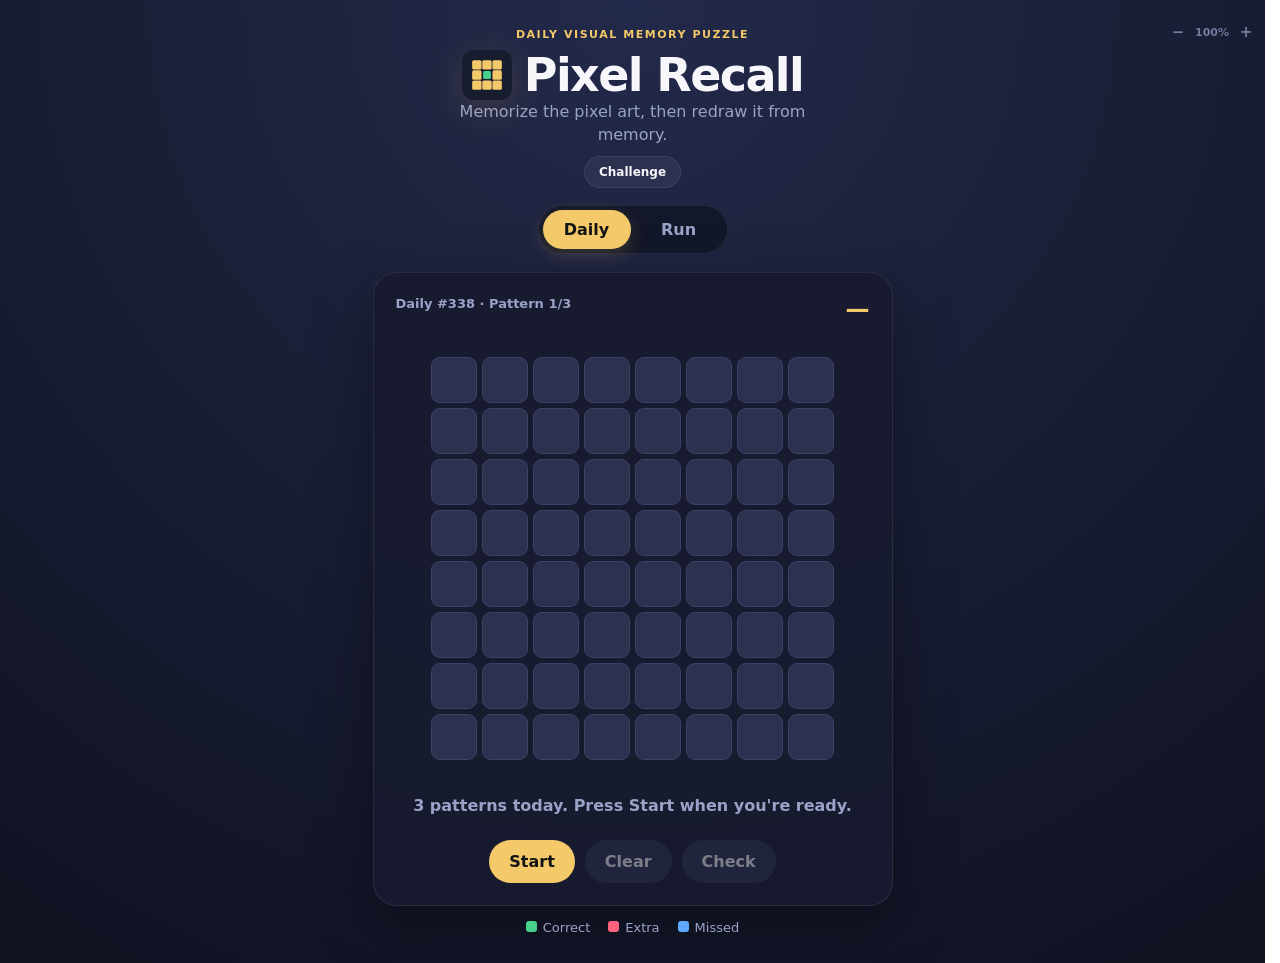
<file: index.html>
<!DOCTYPE html>
<html lang="en">
<head>
  <meta charset="UTF-8" />
  <meta name="viewport" content="width=device-width, initial-scale=1.0, minimum-scale=0.5, maximum-scale=5.0, user-scalable=yes" />
  <meta name="theme-color" content="#0f1220" />
  <meta name="listdle-verification" content="6bc4a78c-4009-4c15-ad3a-d969d2ded03b">
  <title>Pixel Recall – Daily Visual Memory Game</title>
  <meta name="description" content="Memorize pixel art for a few seconds, redraw it from memory, or create a custom pattern challenge for a friend." />
  <link rel="canonical" href="https://pixelrecall.net/" />

  <meta property="og:title" content="Pixel Recall – Daily Visual Memory Game" />
  <meta property="og:description" content="Memorize pixel art, redraw it from memory, or challenge a friend with your own pattern." />
  <meta property="og:url" content="https://pixelrecall.net/" />
  <meta property="og:type" content="website" />
  <meta property="og:site_name" content="Pixel Recall" />
  <meta property="og:image" content="https://pixelrecall.net/og-image.png" />
  <meta property="og:image:width" content="1200" />
  <meta property="og:image:height" content="630" />

  <meta name="twitter:card" content="summary_large_image" />
  <meta name="twitter:title" content="Pixel Recall – Daily Visual Memory Game" />
  <meta name="twitter:description" content="Memorize the pixel art, then redraw it from memory." />
  <meta name="twitter:image" content="https://pixelrecall.net/og-image.png" />

  <link rel="icon" href="icon.svg" type="image/svg+xml" />
  <link rel="stylesheet" href="style.css?v=v38-daily-1095-unique" />

  <!-- Google tag (gtag.js) -->
  <script async src="https://www.googletagmanager.com/gtag/js?id=G-20214X136N"></script>
  <script>
    window.dataLayer = window.dataLayer || [];
    function gtag(){dataLayer.push(arguments);}
    gtag('js', new Date());

    gtag('config', 'G-20214X136N');
  </script>
</head>

<body>
  <div class="floating-view-scale">
    <div class="view-scale" role="group" aria-label="Interface size">
      <button id="scaleDownBtn" class="scale-button" type="button" aria-label="Make everything smaller">−</button>
      <button id="scaleResetBtn" class="scale-value" type="button" aria-label="Reset interface size">100%</button>
      <button id="scaleUpBtn" class="scale-button" type="button" aria-label="Make everything larger">+</button>
    </div>
  </div>

  <main class="app">
    <section class="hero">
      <p class="eyebrow">Daily visual memory puzzle</p>

      <div class="brand-lockup">
        <img class="app-icon" src="icon.svg" alt="" width="50" height="50" />
        <h1>Pixel Recall</h1>
      </div>

      <p class="subtitle">Memorize the pixel art, then redraw it from memory.</p>

      <button id="customModeBtn" class="challenge-extra-button secondary" type="button" aria-pressed="false">
        Challenge
      </button>

      <div class="mode-switch primary-mode-switch" role="group" aria-label="Main game modes">
        <button id="dailyModeBtn" class="mode-option" type="button" aria-pressed="true">
          Daily
        </button>
        <button id="runModeBtn" class="mode-option" type="button" aria-pressed="false">
          Run
        </button>
      </div>
    </section>

    <section class="card">
      <div class="topbar">
        <div class="puzzle-heading">
          <p id="levelInfo" class="level-info muted">Daily #185</p>
          <p id="puzzleName" class="puzzle-name" hidden></p>
        </div>

        <div id="scoreBox" class="score-box" aria-label="Score">—</div>
      </div>

      <div id="customSizeControl" class="custom-size-control" hidden>
        <label for="customSizeSelect">Grid size</label>
        <select id="customSizeSelect" aria-label="Custom pattern grid size">
          <option value="5">5×5</option>
          <option value="6">6×6</option>
          <option value="7">7×7</option>
          <option value="8" selected>8×8</option>
          <option value="9">9×9</option>
          <option value="10">10×10</option>
          <option value="11">11×11</option>
          <option value="12">12×12</option>
        </select>
      </div>

      <div class="grid-stage">
        <div id="grid" class="grid" aria-label="Drawing grid"></div>
        <div id="memoryCountdown" class="memory-countdown" aria-live="polite" aria-label="Get ready countdown" hidden>
          <span id="memoryCountdownNumber" class="memory-countdown-number">3</span>
        </div>
      </div>

      <p id="message" class="message" aria-live="polite">
        Press Start and memorize the pattern.
      </p>

      <div class="controls">
        <button id="startBtn" type="button">Start</button>
        <button id="clearBtn" class="secondary" type="button">Clear</button>
        <button id="checkBtn" class="secondary" type="button">Check</button>
      </div>
    </section>

    <section class="legend" aria-label="Result colors">
      <span><b class="green"></b>Correct</span>
      <span><b class="red"></b>Extra</span>
      <span><b class="blue"></b>Missed</span>
    </section>

    <div id="resultActionRow" class="result-action-row" aria-label="Game actions">
      <button id="dailyResultsBtn" class="secondary" type="button" hidden>Daily results</button>
      <button id="shareBtn" class="share-button secondary" type="button" hidden disabled>Share result</button>
      <button id="runLeaderboardBtn" class="secondary" type="button" hidden>Leaderboard</button>
      <button id="runSubmitBtn" type="button" hidden>Submit run</button>
    </div>

  </main>

  <div id="dailyResultsModal" class="share-modal" hidden>
    <section
      id="dailyResultsPanel"
      class="share-panel compact-results-panel"
      role="dialog"
      aria-modal="true"
      aria-labelledby="dailyResultsTitle"
      tabindex="-1"
    >
      <div class="share-panel-header">
        <div>
          <p id="dailyResultsTitle" class="share-panel-title">Daily results</p>
          <p id="dailyResultSummary" class="share-panel-message">Your result is ready.</p>
        </div>
        <button id="closeDailyResultsBtn" class="icon-button" type="button" aria-label="Close Daily results">×</button>
      </div>

      <section id="dailyProgressPanel" class="daily-progress-panel" aria-live="polite" hidden>
        <div class="daily-streak-card">
          <p class="daily-progress-label">Daily streak</p>
          <p id="dailyStreakText" class="daily-streak-text">🔥 0-day streak</p>
          <p id="dailyReturnText" class="daily-progress-note">Come back tomorrow for the next puzzle.</p>
        </div>

        <div id="dailyCommunityPanel" class="daily-community-card" hidden>
          <p class="daily-progress-label">Today’s players</p>
          <p id="dailyCommunityHeadline" class="daily-community-headline">Loading today’s scores…</p>
          <div id="dailyDistributionBars" class="daily-distribution-bars" aria-label="Daily score distribution"></div>
        </div>
      </section>

      <div class="popup-action-row">
        <button id="dailyShareBtn" type="button" disabled>Share result</button>
        <button id="dailyResultsDoneBtn" class="secondary" type="button">Done</button>
      </div>
    </section>
  </div>

  <div id="runLeaderboardModal" class="share-modal" hidden>
    <section
      id="runLeaderboardPanel"
      class="share-panel run-popup-panel"
      role="dialog"
      aria-modal="true"
      aria-labelledby="runLeaderboardTitle"
      tabindex="-1"
    >
      <div class="share-panel-header">
        <div>
          <p id="runLeaderboardTitle" class="share-panel-title">Run leaderboard</p>
          <p class="share-panel-message">All-time · Most patterns passed</p>
        </div>
        <button id="closeRunLeaderboardBtn" class="icon-button" type="button" aria-label="Close Run leaderboard">×</button>
      </div>

      <section id="runLeaderboardSection" class="run-leaderboard-section modal-content-section">
        <p id="runLeaderboardStatus" class="daily-progress-note">Loading leaderboard…</p>
        <ol id="runLeaderboardList" class="run-leaderboard-list"></ol>
        <button id="refreshRunLeaderboardBtn" class="secondary run-refresh-button" type="button">Refresh leaderboard</button>
      </section>
    </section>
  </div>

  <div id="runSubmitModal" class="share-modal" hidden>
    <section
      id="runSubmitDialog"
      class="share-panel compact-results-panel"
      role="dialog"
      aria-modal="true"
      aria-labelledby="runSubmitTitle"
      tabindex="-1"
    >
      <div class="share-panel-header">
        <div>
          <p id="runSubmitTitle" class="share-panel-title">Submit run</p>
          <p id="runSubmitSummary" class="share-panel-message">Add your run to the all-time leaderboard.</p>
        </div>
        <button id="closeRunSubmitBtn" class="icon-button" type="button" aria-label="Close Run submission">×</button>
      </div>

      <section id="runSubmitPanel" class="run-submit-panel">
        <label for="runNameInput">Name</label>
        <input id="runNameInput" type="text" autocomplete="nickname" placeholder="Your name" />
        <label for="runMessageInput">Message</label>
        <textarea id="runMessageInput" rows="3" placeholder="Message to the other players"></textarea>
        <button id="submitRunScoreBtn" type="button">Submit run</button>
        <button id="viewRunLeaderboardBtn" class="secondary" type="button" hidden>View leaderboard</button>
        <p id="runSubmitStatus" class="daily-progress-note" aria-live="polite"></p>
      </section>
    </section>
  </div>

  <div id="shareModal" class="share-modal" hidden>
    <section
      id="sharePanel"
      class="share-panel"
      role="dialog"
      aria-modal="true"
      aria-labelledby="sharePanelTitle"
      aria-describedby="sharePanelMessage"
      tabindex="-1"
    >
      <div class="share-panel-header">
        <div>
          <p id="sharePanelTitle" class="share-panel-title">Share result</p>
          <p id="sharePanelMessage" class="share-panel-message">
            Share the result link, or copy and download the result image.
          </p>
        </div>
        <button id="closeSharePanelBtn" class="icon-button" type="button" aria-label="Close share options">×</button>
      </div>

      <img id="resultPreview" class="result-preview" alt="Preview of the Pixel Recall result image" />

      <div class="share-destinations" aria-label="Share destinations">
        <a id="whatsAppShare" class="share-destination" target="_blank" rel="noopener noreferrer">WhatsApp</a>
        <a id="facebookShare" class="share-destination" target="_blank" rel="noopener noreferrer">Facebook</a>
        <a id="xShare" class="share-destination" target="_blank" rel="noopener noreferrer">X</a>
        <a id="emailShare" class="share-destination">Email</a>
      </div>

      <div class="share-panel-actions">
        <button id="nativeImageShareBtn" type="button" hidden>Share image</button>
        <button id="copyLinkBtn" class="secondary" type="button">Copy link</button>
        <button id="copyImageBtn" class="secondary" type="button">Copy image</button>
        <button id="downloadImageBtn" class="secondary" type="button">Download image</button>
      </div>
    </section>
  </div>



  <div id="challengeModal" class="share-modal" hidden>
    <section
      id="challengePanel"
      class="share-panel challenge-panel"
      role="dialog"
      aria-modal="true"
      aria-labelledby="challengePanelTitle"
      aria-describedby="challengePanelMessage"
      tabindex="-1"
    >
      <div class="share-panel-header">
        <div>
          <p id="challengePanelTitle" class="share-panel-title">Custom challenge ready</p>
          <p id="challengePanelMessage" class="share-panel-message">
            Send this link to a friend. The pattern is stored inside the link, so no account or backend is needed.
          </p>
        </div>
        <button id="closeChallengePanelBtn" class="icon-button" type="button" aria-label="Close custom challenge">×</button>
      </div>

      <label class="challenge-link-label" for="challengeLinkInput">Challenge link</label>
      <input id="challengeLinkInput" class="challenge-link-input" type="text" readonly />

      <div class="share-destinations challenge-share-destinations" aria-label="Challenge share destinations">
        <a id="challengeWhatsAppShare" class="share-destination" target="_blank" rel="noopener noreferrer">WhatsApp</a>
        <a id="challengeXShare" class="share-destination" target="_blank" rel="noopener noreferrer">X</a>
        <a id="challengeEmailShare" class="share-destination">Email</a>
      </div>

      <div class="challenge-panel-actions">
        <button id="copyChallengeLinkBtn" type="button">Copy challenge link</button>
        <button id="shareChallengeLinkBtn" class="secondary" type="button" hidden>Share challenge</button>
        <a id="openChallengeLink" class="button-link secondary" target="_blank" rel="noopener noreferrer">Open challenge</a>
      </div>
    </section>
  </div>

  <script src="backend-config.js?v=v38-daily-1095-unique"></script>
  <script src="script.js?v=v38-daily-1095-unique"></script>
</body>
</html>
</file>
<file: style.css>
:root {
  --bg: #0f1220;
  --card: #181c2f;
  --cell: #2b314f;
  --cell-border: #3b4267;
  --ink: #f7f7fb;
  --muted: #9aa3c7;
  --accent: #f3c969;
  --correct: #47d18c;
  --extra: #ff637d;
  --missed: #5fa8ff;
  --ui-scale: 1;
}

html { scrollbar-gutter: stable; }

* { box-sizing: border-box; }

body {
  margin: 0;
  min-height: 100vh;
  display: grid;
  place-items: center;
  background: radial-gradient(circle at top, #23294a, var(--bg));
  color: var(--ink);
  font-family: Inter, system-ui, -apple-system, BlinkMacSystemFont, "Segoe UI", sans-serif;
}

.app {
  width: min(94vw, 520px);
  padding: 28px 0;
  zoom: var(--ui-scale);
}

.hero {
  text-align: center;
  margin-bottom: 18px;
}

.eyebrow {
  color: var(--accent);
  text-transform: uppercase;
  letter-spacing: .14em;
  font-size: 11px;
  font-weight: 800;
  margin: 0 0 9px;
}

.brand-lockup {
  display: flex;
  align-items: center;
  justify-content: center;
  gap: 12px;
}

.app-icon {
  display: block;
  width: 50px;
  height: 50px;
  flex: 0 0 auto;
  filter: drop-shadow(0 8px 18px rgba(243, 201, 105, .16));
}

h1 {
  font-size: clamp(38px, 10vw, 46px);
  line-height: 1;
  letter-spacing: -.035em;
  margin: 0;
}

.subtitle {
  max-width: 390px;
  color: var(--muted);
  line-height: 1.45;
  margin: 0 auto 10px;
}


.mode-switch {
  width: fit-content;
  display: grid;
  grid-template-columns: repeat(2, 1fr);
  gap: 4px;
  margin: 17px auto 0;
  padding: 4px;
  border: 1px solid rgba(255, 255, 255, .08);
  border-radius: 999px;
  background: rgba(14, 17, 31, .66);
}

.mode-option {
  min-width: 88px;
  padding: 10px 14px;
  background: transparent;
  color: var(--muted);
}

.mode-option[aria-pressed="true"] {
  background: var(--accent);
  color: #141414;
  box-shadow: 0 6px 18px rgba(243, 201, 105, .18);
}

.floating-view-scale {
  position: fixed;
  top: 16px;
  right: 16px;
  z-index: 20;

  opacity: .7;
  transition: opacity .2s;
}

.floating-view-scale:hover {
  opacity: 1;
}

.view-scale {
  display: flex;
  align-items: center;
  gap: 2px;

  padding: 2px 6px;
  border-radius: 999px;

  background: transparent;
  border: none;
}

.view-scale button {
  min-width: 0;
  height: 28px;
  padding: 0;
  display: grid;
  place-items: center;
  background: transparent;
  color: var(--muted);
  box-shadow: none;
}

.view-scale button:hover:not(:disabled) {
  transform: none;
  background: rgba(255, 255, 255, .06);
}

.scale-button {
  width: 24px;
  font-size: 15px;
}

.scale-value {
  width: 40px;
  font-size: 11px;
  text-align: center;
}

@supports not (zoom: 1) {
  .app {
    width: min(calc(94vw / var(--ui-scale)), calc(520px / var(--ui-scale)));
    transform: scale(var(--ui-scale));
    transform-origin: center top;
  }
}

.card {
  background: rgba(24, 28, 47, .92);
  border: 1px solid rgba(255,255,255,.08);
  border-radius: 24px;
  padding: 22px;
  box-shadow: 0 20px 60px rgba(0,0,0,.35);
}

.topbar {
  display: grid;
  grid-template-columns: minmax(0, 1fr) auto;
  align-items: start;
  gap: 16px;
  margin-bottom: 14px;
}

.puzzle-heading {
  min-width: 0;
  display: grid;
  align-content: start;
  gap: 4px;
}


.puzzle-name {
  font-size: 20px;
  font-weight: 800;
  margin: 0;
}

.muted {
  color: var(--muted);
  margin: 0;
  line-height: 1.35;
}

.level-info {
  font-size: 13px;
  font-weight: 700;
  white-space: nowrap;
}

.score-box {
  font-size: 24px;
  font-weight: 900;
  color: var(--accent);
}


.custom-size-control {
  display: flex;
  align-items: center;
  justify-content: center;
  gap: 10px;
  margin: 4px auto 0;
  color: var(--muted);
  font-size: 13px;
  font-weight: 800;
}

.custom-size-control[hidden] {
  display: none;
}

.custom-size-control select {
  min-height: 38px;
  padding: 7px 34px 7px 12px;
  border: 1px solid rgba(255, 255, 255, .12);
  border-radius: 999px;
  background: #101426;
  color: var(--ink);
  font: inherit;
  font-weight: 800;
  cursor: pointer;
}

.custom-size-control select:focus {
  outline: 2px solid rgba(243, 201, 105, .5);
  outline-offset: 2px;
}

.grid {
  --cell-size: 46px;
  display: grid;
  gap: 7px;
  justify-content: center;
  /* Allow page scrolling and pinch zoom until the drawing phase begins. */
  touch-action: pan-y pinch-zoom;
  margin: 20px auto;
  user-select: none;
}

.grid-stage {
  position: relative;
  display: flow-root;
}

.memory-countdown {
  position: absolute;
  inset: 0;
  z-index: 8;
  display: grid;
  place-items: center;
  pointer-events: none;
  border-radius: 18px;
  background: rgba(15, 18, 32, .64);
  backdrop-filter: blur(3px);
  -webkit-backdrop-filter: blur(3px);
}

.memory-countdown[hidden] {
  display: none;
}

.memory-countdown-number {
  display: grid;
  place-items: center;
  width: 92px;
  height: 92px;
  border: 2px solid rgba(243, 201, 105, .55);
  border-radius: 50%;
  background: rgba(15, 18, 32, .92);
  color: var(--accent);
  font-size: 54px;
  font-weight: 950;
  line-height: 1;
  box-shadow: 0 16px 45px rgba(0, 0, 0, .42);
}

.memory-countdown-number.is-animating {
  animation: memory-countdown-pop .78s ease-out both;
}

@keyframes memory-countdown-pop {
  0% { opacity: 0; transform: scale(.62); }
  22% { opacity: 1; transform: scale(1.08); }
  72% { opacity: 1; transform: scale(1); }
  100% { opacity: 0; transform: scale(.94); }
}

@media (prefers-reduced-motion: reduce) {
  .memory-countdown-number.is-animating {
    animation: none;
  }
}

.grid.drawing-active {
  touch-action: none;
}

.cell {
  width: var(--cell-size);
  height: var(--cell-size);
  border-radius: 9px;
  background: var(--cell);
  border: 1px solid var(--cell-border);
  cursor: pointer;
  transition: transform .08s, background .12s, opacity .2s;
}

.cell:hover { transform: scale(1.04); }
.cell.target, .cell.selected { background: var(--accent); }
.cell.correct { background: var(--correct); }
.cell.extra { background: var(--extra); }
.cell.missed { background: var(--missed); }
.cell.locked { cursor: default; }
.cell.locked:hover { transform: none; }

.message {
  min-height: 28px;
  text-align: center;
  color: var(--muted);
  font-weight: 600;
}

.controls {
  display: flex;
  justify-content: center;
  gap: 10px;
  flex-wrap: wrap;
}

button {
  border: 0;
  border-radius: 999px;
  padding: 12px 20px;
  background: var(--accent);
  color: #141414;
  font: inherit;
  font-weight: 800;
  cursor: pointer;
  transition: transform .12s ease, opacity .2s ease, background .2s ease;
}

button:hover:not(:disabled) { transform: translateY(-1px); }
button:active:not(:disabled) { transform: translateY(0); }

button.secondary {
  background: #2b314f;
  color: var(--ink);
}

button:disabled {
  opacity: .45;
  cursor: not-allowed;
}

.legend {
  display: flex;
  justify-content: center;
  gap: 18px;
  color: var(--muted);
  font-size: 13px;
  margin-top: 14px;
}

.legend b {
  display: inline-block;
  width: 11px;
  height: 11px;
  border-radius: 3px;
  margin-right: 6px;
}

.green { background: var(--correct); }
.red { background: var(--extra); }
.blue { background: var(--missed); }

.share-button {
  width: 100%;
  margin-top: 18px;
  padding: 14px 22px;
  border: 1px solid rgba(255, 255, 255, .08);
}

@media (max-width: 420px) {
  .floating-view-scale {
    top: 10px;
    right: 10px;
  }

  .topbar { gap: 10px; }
  .level-info { font-size: 12px; }
  .app { padding: 28px 0 20px; }
  .brand-lockup { gap: 10px; }
  .app-icon { width: 46px; height: 46px; }
  h1 { font-size: clamp(36px, 10.5vw, 42px); }
  .subtitle { padding: 0 12px; }
  .card { padding: 18px 14px; }
  .mode-option { min-width: 76px; padding-inline: 10px; }
  .legend { gap: 12px; }
}



body.share-modal-open {
  overflow: hidden;
}

.share-modal {
  position: fixed;
  inset: 0;
  z-index: 1000;
  display: grid;
  place-items: center;
  padding: 20px;
  background: rgba(6, 8, 16, .78);
  backdrop-filter: blur(8px);
  -webkit-backdrop-filter: blur(8px);
}

.share-modal[hidden] {
  display: none;
}

.share-panel {
  width: min(680px, 100%);
  max-height: min(90dvh, 820px);
  overflow-y: auto;
  overscroll-behavior: contain;
  padding: 18px;
  border: 1px solid rgba(255, 255, 255, .13);
  border-radius: 22px;
  background: rgba(24, 28, 47, .98);
  box-shadow: 0 28px 90px rgba(0, 0, 0, .62);
}

.share-panel:focus {
  outline: none;
}

.share-panel-header {
  position: sticky;
  top: -18px;
  z-index: 2;
  display: flex;
  align-items: flex-start;
  justify-content: space-between;
  gap: 14px;
  margin: -18px -18px 14px;
  padding: 18px 18px 12px;
  border-radius: 22px 22px 0 0;
  background: rgba(24, 28, 47, .98);
}

.share-panel-title {
  margin: 0 0 4px;
  color: var(--ink);
  font-size: 18px;
  font-weight: 800;
}

.share-panel-message {
  margin: 0;
  color: var(--muted);
  font-size: 14px;
  line-height: 1.45;
}

.icon-button {
  min-width: 38px;
  width: 38px;
  height: 38px;
  padding: 0;
  display: grid;
  place-items: center;
  flex: 0 0 auto;
  background: #2b314f;
  color: var(--ink);
  font-size: 24px;
  line-height: 1;
}

.result-preview {
  display: block;
  width: 100%;
  max-height: min(50dvh, 520px);
  height: auto;
  object-fit: contain;
  border-radius: 14px;
  border: 1px solid rgba(255, 255, 255, .08);
  background: var(--card);
}

.share-destinations {
  display: grid;
  grid-template-columns: repeat(4, minmax(0, 1fr));
  gap: 10px;
  margin-top: 14px;
}

.share-destination {
  display: grid;
  place-items: center;
  min-height: 44px;
  padding: 10px 12px;
  border-radius: 999px;
  border: 1px solid rgba(255, 255, 255, .09);
  background: #2b314f;
  color: var(--ink);
  text-decoration: none;
  font-weight: 800;
  transition: transform .12s ease, background .2s ease;
}

.share-destination:hover {
  transform: translateY(-1px);
  background: #363d61;
}

.share-panel-actions {
  display: grid;
  grid-template-columns: repeat(2, minmax(0, 1fr));
  gap: 10px;
  margin-top: 10px;
}

.share-panel-actions button {
  width: 100%;
}

@media (max-width: 520px) {
  .share-modal {
    align-items: end;
    padding: 10px;
  }

  .share-panel {
    width: 100%;
    max-height: 92dvh;
    border-radius: 22px 22px 14px 14px;
  }

  .share-destinations {
    grid-template-columns: repeat(2, minmax(0, 1fr));
  }
}

@media (max-width: 420px) {
  .share-panel-actions {
    grid-template-columns: 1fr;
  }
}


.challenge-panel {
  width: min(620px, 100%);
}

.challenge-link-label {
  display: block;
  margin: 2px 0 8px;
  color: var(--muted);
  font-size: 13px;
  font-weight: 800;
}

.challenge-link-input {
  width: 100%;
  min-height: 48px;
  padding: 12px 14px;
  border: 1px solid rgba(255, 255, 255, .12);
  border-radius: 12px;
  background: #101426;
  color: var(--ink);
  font: inherit;
  line-height: 1.4;
}

.challenge-link-input:focus {
  outline: 2px solid rgba(243, 201, 105, .5);
  outline-offset: 2px;
}

.challenge-panel-actions {
  display: grid;
  grid-template-columns: repeat(3, minmax(0, 1fr));
  gap: 10px;
  margin-top: 14px;
}

.button-link {
  display: grid;
  place-items: center;
  min-height: 44px;
  padding: 12px 20px;
  border-radius: 999px;
  background: var(--accent);
  color: #141414;
  text-align: center;
  text-decoration: none;
  font-weight: 800;
  transition: transform .12s ease, opacity .2s ease, background .2s ease;
}

.button-link.secondary {
  background: #2b314f;
  color: var(--ink);
}

.button-link:hover {
  transform: translateY(-1px);
}

@media (max-width: 560px) {
  .challenge-panel-actions {
    grid-template-columns: 1fr;
  }
}

/* v18: reliable custom challenge sharing */
.challenge-share-destinations {
  margin-top: 16px;
}

.challenge-panel-actions [hidden] {
  display: none;
}


/* v22: daily streak + community score distribution + solid visible bar fills */
.daily-progress-panel {
  display: grid;
  gap: 10px;
  margin: 14px 0 18px;
}

.daily-progress-panel[hidden],
.daily-community-card[hidden] {
  display: none;
}

.daily-streak-card,
.daily-community-card {
  padding: 13px 14px;
  border: 1px solid rgba(255, 255, 255, .09);
  border-radius: 18px;
  background: rgba(15, 18, 32, .55);
}

.daily-progress-label {
  margin: 0 0 5px;
  color: var(--accent);
  text-transform: uppercase;
  letter-spacing: .12em;
  font-size: 10px;
  font-weight: 900;
}

.daily-streak-text {
  margin: 0;
  color: var(--ink);
  font-size: 22px;
  font-weight: 900;
  letter-spacing: -.02em;
}

.daily-progress-note,
.daily-community-headline {
  margin: 4px 0 0;
  color: var(--muted);
  font-size: 13px;
  font-weight: 700;
  line-height: 1.35;
}

.daily-distribution-bars {
  display: grid;
  gap: 8px;
  margin-top: 12px;
}

.daily-distribution-row {
  display: grid;
  grid-template-columns: 58px minmax(0, 1fr) 34px;
  align-items: center;
  gap: 9px;
  color: var(--muted);
  font-size: 12px;
  font-weight: 800;
}

/* Header for Score / Players */
.daily-distribution-header {
  font-size: 0.75rem;
  font-weight: 700;
  opacity: 0.65;
}

.daily-distribution-header span:last-child {
  text-align: right;
}

.daily-distribution-track {
  display: block;
  position: relative;
  height: 10px;
  overflow: hidden;
  border-radius: 999px;
  background: linear-gradient(
    90deg,
    var(--accent) 0 var(--daily-bar-width, 0%),
    rgba(255, 255, 255, .08) var(--daily-bar-width, 0%) 100%
  );
}

.daily-distribution-fill {
  display: block;
  height: 100%;
  width: var(--daily-bar-width, 0%);
  border-radius: inherit;
  background: var(--accent);
  transition: width .35s ease;
}


/* v23: separate Daily + Run main modes, secondary Challenge, randomized Run leaderboard */
.challenge-extra-button {
  display: block;
  width: fit-content;
  margin: 9px auto 0;
  padding: 8px 14px;
  border: 1px solid rgba(255, 255, 255, .08);
  color: var(--muted);
  font-size: 12px;
}

.challenge-extra-button[aria-pressed="true"] {
  color: var(--accent);
  border-color: rgba(243, 201, 105, .42);
  background: rgba(243, 201, 105, .08);
}

.run-leaderboard-section[hidden],
.run-submit-panel[hidden] {
  display: none;
}

.run-leaderboard-section {
  margin-top: 18px;
  padding: 18px;
  border: 1px solid rgba(255, 255, 255, .09);
  border-radius: 22px;
  background: rgba(24, 28, 47, .78);
}

.run-leaderboard-header {
  display: flex;
  align-items: flex-start;
  justify-content: space-between;
  gap: 14px;
}

.run-leaderboard-header h2 {
  margin: 0;
  font-size: 20px;
}

.run-leaderboard-tabs {
  display: flex;
  gap: 6px;
}

.leaderboard-tab {
  padding: 8px 11px;
  font-size: 12px;
}

.leaderboard-tab[aria-pressed="true"] {
  background: var(--accent);
  color: #141414;
}

.run-submit-panel {
  display: grid;
  gap: 8px;
  margin: 16px 0;
  padding: 14px;
  border: 1px solid rgba(243, 201, 105, .24);
  border-radius: 16px;
  background: rgba(243, 201, 105, .06);
}

.run-submit-title {
  margin: 0 0 2px;
  color: var(--ink);
  font-weight: 900;
}

.run-submit-panel label {
  color: var(--muted);
  font-size: 12px;
  font-weight: 800;
}

.run-submit-panel input,
.run-submit-panel textarea {
  width: 100%;
  padding: 11px 12px;
  border: 1px solid rgba(255, 255, 255, .12);
  border-radius: 12px;
  background: #101426;
  color: var(--ink);
  font: inherit;
}

.run-submit-panel textarea {
  resize: vertical;
  min-height: 78px;
}

.run-submit-panel input:focus,
.run-submit-panel textarea:focus {
  outline: 2px solid rgba(243, 201, 105, .5);
  outline-offset: 2px;
}

.run-leaderboard-list {
  display: grid;
  gap: 8px;
  margin: 14px 0 0;
  padding: 0;
  list-style: none;
}

.run-leaderboard-entry {
  display: grid;
  grid-template-columns: 34px minmax(0, 1fr) auto;
  gap: 10px;
  align-items: start;
  padding: 11px 12px;
  border: 1px solid rgba(255, 255, 255, .07);
  border-radius: 14px;
  background: rgba(15, 18, 32, .5);
}

.run-leaderboard-rank {
  color: var(--accent);
  font-weight: 900;
}

.run-leaderboard-player {
  min-width: 0;
}

.run-leaderboard-name {
  margin: 0;
  overflow-wrap: anywhere;
  color: var(--ink);
  font-weight: 900;
}

.run-leaderboard-message {
  margin: 3px 0 0;
  overflow-wrap: anywhere;
  white-space: pre-wrap;
  color: var(--muted);
  font-size: 12px;
  line-height: 1.35;
}

.run-leaderboard-score {
  color: var(--accent);
  font-weight: 900;
  white-space: nowrap;
}

.run-refresh-button {
  width: 100%;
  margin-top: 12px;
}

@media (max-width: 520px) {
  .run-leaderboard-header {
    display: grid;
  }

  .run-leaderboard-tabs {
    width: 100%;
  }

  .leaderboard-tab {
    flex: 1;
  }

  .run-leaderboard-entry {
    grid-template-columns: 28px minmax(0, 1fr);
  }

  .run-leaderboard-score {
    grid-column: 2;
  }
}


/* v27: compact page with Daily results and Run leaderboard/submission popups */
.result-action-row {
  display: flex;
  flex-wrap: wrap;
  justify-content: center;
  gap: 10px;
  width: min(520px, calc(100% - 28px));
  margin: 14px auto 0;
}

.result-action-row[hidden],
.result-action-row button[hidden] {
  display: none;
}

.result-action-row button {
  min-width: 128px;
}

.compact-results-panel {
  width: min(600px, 100%);
}

.run-popup-panel {
  width: min(700px, 100%);
}

.popup-action-row {
  display: grid;
  grid-template-columns: repeat(2, minmax(0, 1fr));
  gap: 10px;
  margin-top: 14px;
}

.popup-action-row button {
  width: 100%;
}

.compact-results-panel .daily-progress-panel {
  margin: 0;
}

.modal-content-section.run-leaderboard-section {
  margin: 0;
  padding: 0;
  border: 0;
  border-radius: 0;
  background: transparent;
}

#runSubmitModal .run-submit-panel {
  margin: 0;
}

#runSubmitModal .run-submit-panel > button {
  margin-top: 4px;
}

@media (max-width: 520px) {
  .result-action-row {
    width: min(100%, calc(100% - 20px));
  }

  .result-action-row button {
    flex: 1 1 132px;
  }

  .popup-action-row {
    grid-template-columns: 1fr;
  }
}


/* v31: top-20 leaderboard celebration */
.celebration-canvas {
  position: fixed;
  inset: 0;
  z-index: 9998;
  width: 100%;
  height: 100%;
  pointer-events: none;
  opacity: 0;
  transition: opacity 120ms ease;
}

.celebration-canvas.active {
  opacity: 1;
}

.achievement-toast {
  position: fixed;
  left: 50%;
  top: max(22px, env(safe-area-inset-top));
  z-index: 9999;
  display: grid;
  justify-items: center;
  gap: 3px;
  max-width: min(420px, calc(100vw - 32px));
  padding: 13px 22px;
  border: 1px solid rgba(243, 201, 105, 0.48);
  border-radius: 999px;
  background: rgba(20, 24, 43, 0.94);
  box-shadow: 0 18px 50px rgba(0, 0, 0, 0.34), 0 0 28px rgba(243, 201, 105, 0.14);
  color: #f7f7fb;
  text-align: center;
  pointer-events: none;
  opacity: 0;
  transform: translate(-50%, -18px) scale(0.92);
  transition: opacity 220ms ease, transform 360ms cubic-bezier(0.2, 0.9, 0.25, 1.28);
  backdrop-filter: blur(12px);
}

.achievement-toast.show {
  opacity: 1;
  transform: translate(-50%, 0) scale(1);
}

.achievement-toast strong {
  color: #f3c969;
  font-size: 1rem;
  line-height: 1.15;
  letter-spacing: 0.01em;
}

.achievement-toast span {
  color: #d8dced;
  font-size: 0.78rem;
  line-height: 1.2;
}

@media (prefers-reduced-motion: reduce) {
  .celebration-canvas {
    display: none;
  }

  .achievement-toast {
    transition: opacity 120ms ease;
    transform: translate(-50%, 0);
  }
}
</file>
